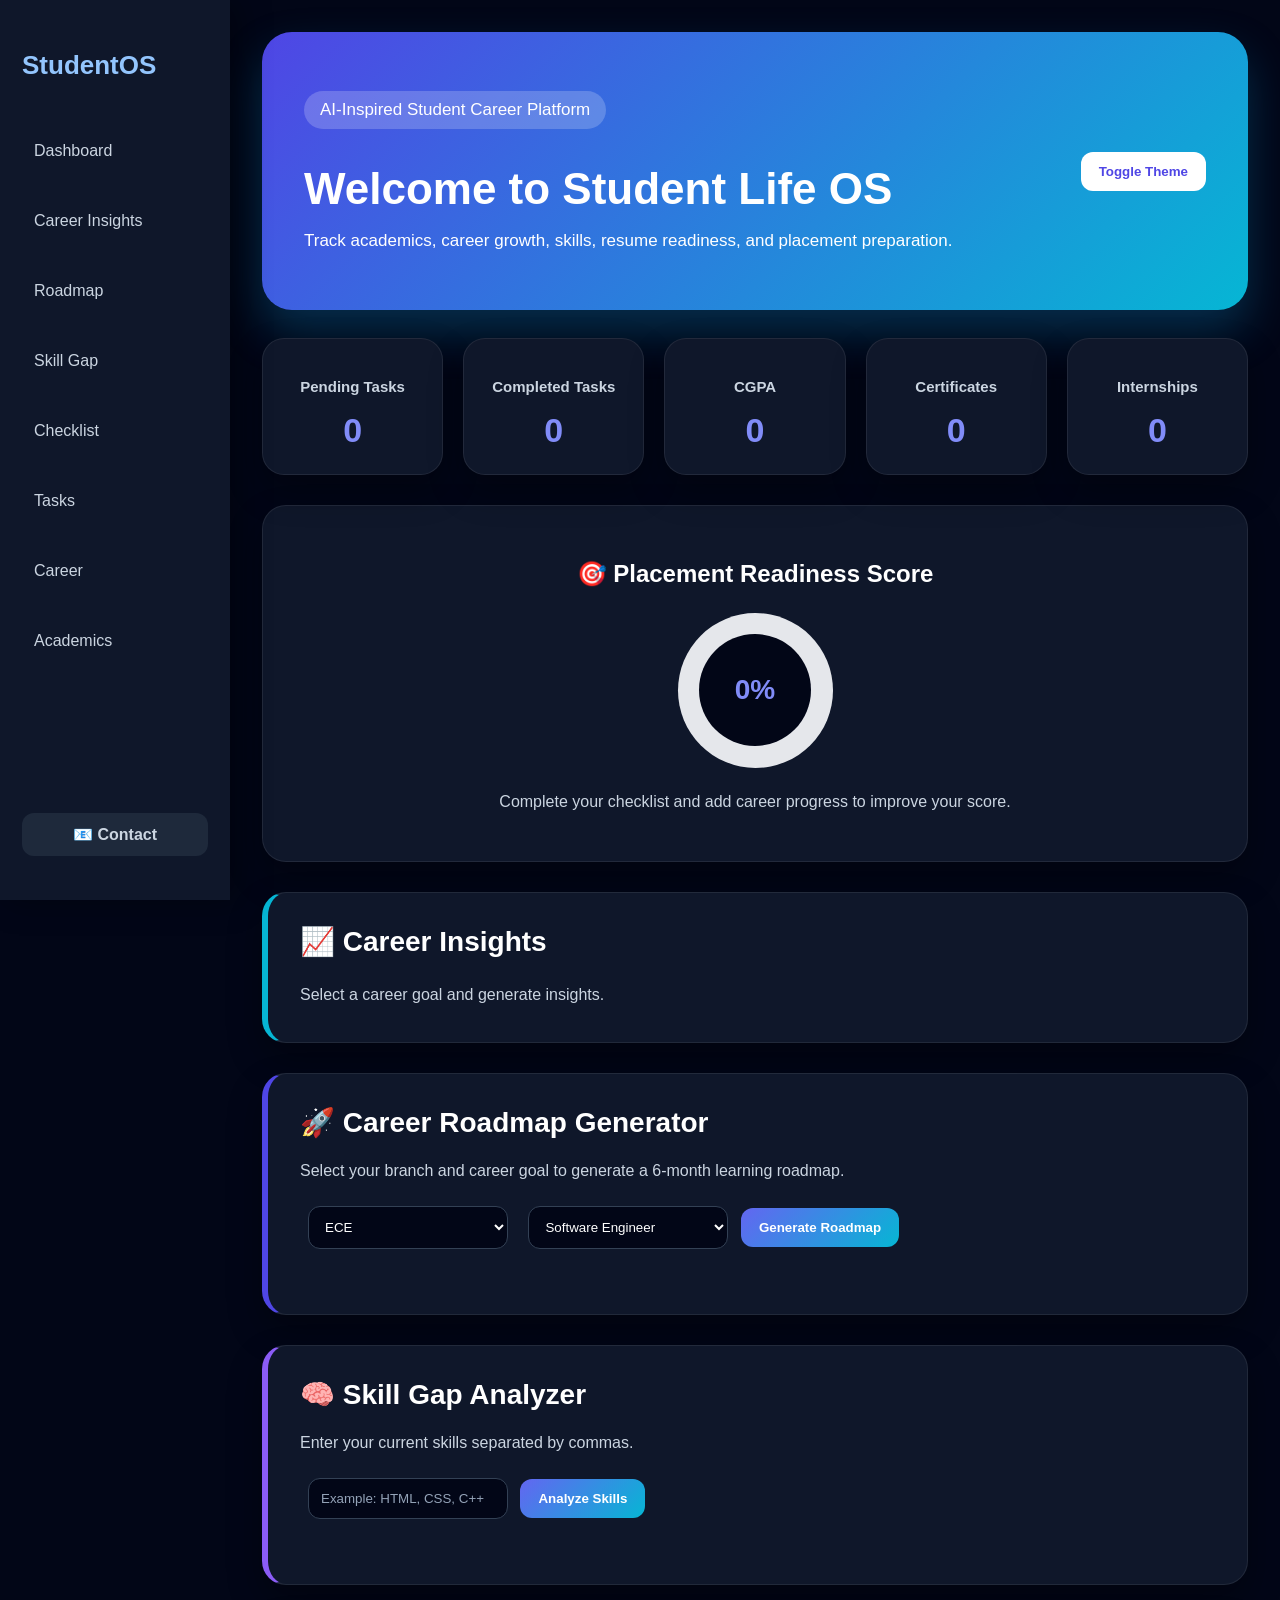
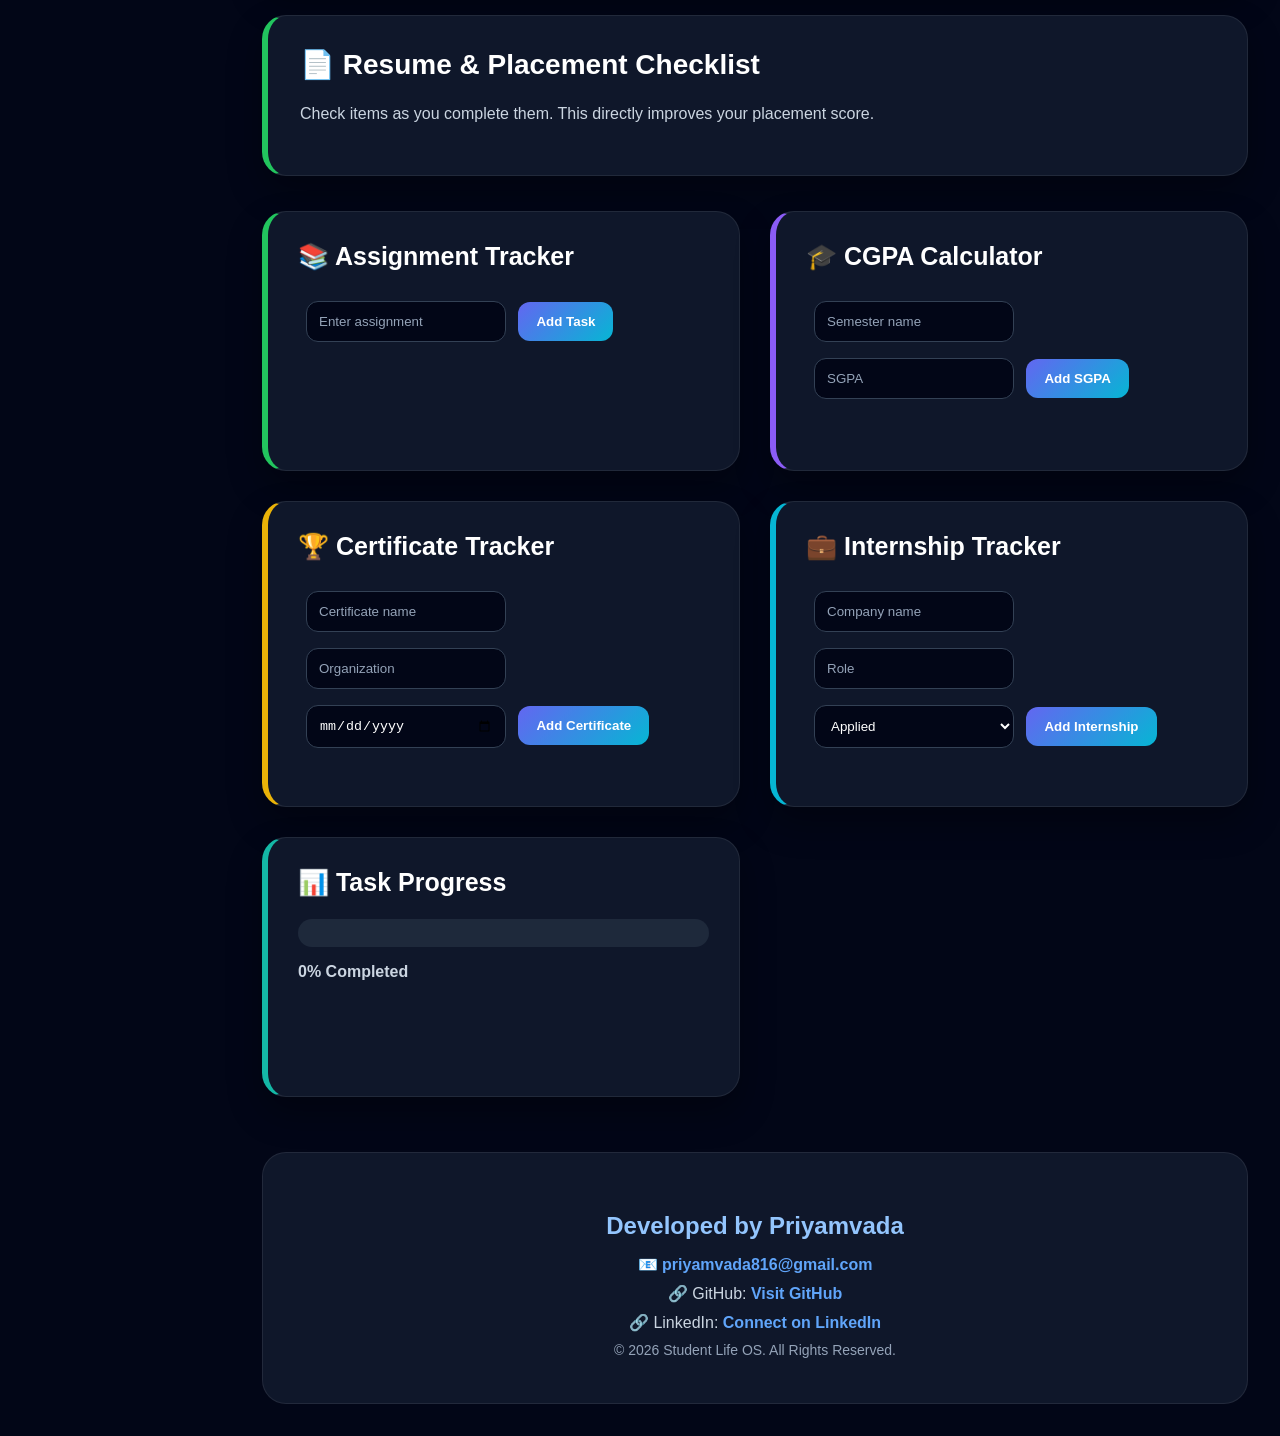
<file: Index.html>
<!DOCTYPE html>
<html>
<head>
    <meta charset="UTF-8">
    <title>Student Life OS</title>
    <link rel="stylesheet" href="style.css">
</head>
<body>

<div class="app">

    <aside class="sidebar">
        <h2>StudentOS</h2>

        <a href="#dashboard">Dashboard</a>
        <a href="#careerInsights">Career Insights</a>
        <a href="#roadmap">Roadmap</a>
        <a href="#skills">Skill Gap</a>
        <a href="#checklist">Checklist</a>
        <a href="#tasks">Tasks</a>
        <a href="#career">Career</a>
        <a href="#academics">Academics</a>
        <a href="#contact" class="contact-link">📧 Contact</a>    </aside>

    <main class="main-content">

        <section class="hero" id="dashboard">
            <div>
                <p class="badge">AI-Inspired Student Career Platform</p>
                <h1>Welcome to Student Life OS</h1>
                <p>Track academics, career growth, skills, resume readiness, and placement preparation.</p>
            </div>
            <button onclick="toggleTheme()">Toggle Theme</button>
        </section>

        <section class="cards">
            <div class="card"><h3>Pending Tasks</h3><p id="pendingCount">0</p></div>
            <div class="card"><h3>Completed Tasks</h3><p id="completedCount">0</p></div>
            <div class="card"><h3>CGPA</h3><p id="cgpaResult">0</p></div>
            <div class="card"><h3>Certificates</h3><p id="certificateCount">0</p></div>
            <div class="card"><h3>Internships</h3><p id="internshipCount">0</p></div>
        </section>

        <section class="focus-card">
            <h2>🎯 Placement Readiness Score</h2>
            <div class="score-circle">
                <span id="readinessScore">0%</span>
            </div>
            <p id="readinessText">Complete your checklist and add career progress to improve your score.</p>
        </section>

        <section class="career-insights" id="careerInsights">
            <h2>📈 Career Insights</h2>
            <div id="careerInsightsText">Select a career goal and generate insights.</div>
        </section>

        <section class="roadmap-panel" id="roadmap">
            <h2>🚀 Career Roadmap Generator</h2>
            <p class="small-text">Select your branch and career goal to generate a 6-month learning roadmap.</p>

            <select id="branchSelect">
                <option value="ECE">ECE</option>
                <option value="CSE">CSE</option>
                <option value="IT">IT</option>
                <option value="EEE">EEE</option>
                <option value="ME">Mechanical</option>
            </select>

            <select id="goalSelect" onchange="updateCareerSystems()">
                <option value="software">Software Engineer</option>
                <option value="web">Web Developer</option>
                <option value="frontend">Frontend Developer</option>
                <option value="backend">Backend Developer</option>
                <option value="fullstack">Full Stack Developer</option>
                <option value="appdev">Android Developer</option>
                <option value="data">Data Analyst</option>
                <option value="datascientist">Data Scientist</option>
                <option value="ai">AI/ML Engineer</option>
                <option value="cyber">Cybersecurity Analyst</option>
                <option value="cloud">Cloud Engineer</option>
                <option value="devops">DevOps Engineer</option>
                <option value="uiux">UI/UX Designer</option>
                <option value="product">Product Manager</option>
                <option value="embedded">Embedded Systems Engineer</option>
                <option value="vlsi">VLSI Engineer</option>
                <option value="iot">IoT Engineer</option>
                <option value="business">Business Analyst</option>
                <option value="qa">QA/Test Engineer</option>
                <option value="network">Network Engineer</option>
                <option value="freelancer">Freelancer</option>
                <option value="higherstudies">Higher Studies / GATE / MS</option>
            </select>

            <button onclick="generateRoadmap()">Generate Roadmap</button>

            <div id="roadmapResult" class="roadmap-result"></div>
        </section>

        <section class="skill-panel" id="skills">
            <h2>🧠 Skill Gap Analyzer</h2>
            <p class="small-text">Enter your current skills separated by commas.</p>

            <input id="skillInput" type="text" placeholder="Example: HTML, CSS, C++">
            <button onclick="analyzeSkillGap()">Analyze Skills</button>

            <div id="skillResult" class="skill-result"></div>
        </section>

        <section class="checklist-panel" id="checklist">
            <h2>📄 Resume & Placement Checklist</h2>
            <p class="small-text">Check items as you complete them. This directly improves your placement score.</p>
            <div id="placementChecklist" class="checklist-box"></div>
        </section>

        <section class="grid">

            <div class="panel tracker-task" id="tasks">
                <h2>📚 Assignment Tracker</h2>
                <input id="taskInput" type="text" placeholder="Enter assignment">
                <button onclick="addTask()">Add Task</button>
                <ul id="taskList"></ul>
            </div>

            <div class="panel tracker-cgpa" id="academics">
                <h2>🎓 CGPA Calculator</h2>
                <input id="semesterName" type="text" placeholder="Semester name">
                <input id="sgpaInput" type="number" step="0.01" placeholder="SGPA">
                <button onclick="addSGPA()">Add SGPA</button>
                <ul id="sgpaList"></ul>
            </div>

            <div class="panel tracker-certificate" id="career">
                <h2>🏆 Certificate Tracker</h2>
                <input id="certificateName" type="text" placeholder="Certificate name">
                <input id="certificateOrg" type="text" placeholder="Organization">
                <input id="certificateDate" type="date">
                <button onclick="addCertificate()">Add Certificate</button>
                <ul id="certificateList"></ul>
            </div>

            <div class="panel tracker-internship">
                <h2>💼 Internship Tracker</h2>
                <input id="companyName" type="text" placeholder="Company name">
                <input id="internshipRole" type="text" placeholder="Role">
                <select id="internshipStatus">
                    <option value="Applied">Applied</option>
                    <option value="Interview">Interview</option>
                    <option value="Selected">Selected</option>
                    <option value="Rejected">Rejected</option>
                </select>
                <button onclick="addInternship()">Add Internship</button>
                <ul id="internshipList"></ul>
            </div>

            <div class="panel tracker-progress">
                <h2>📊 Task Progress</h2>
                <div class="progress-container">
                    <div id="progressBar"></div>
                </div>
                <p id="progressText">0% Completed</p>
            </div>

        </section>

        <footer class="footer" id="contact">
            <h3>Developed by Priyamvada</h3>

            <p>
                📧 <a href="mailto:priyamvada816@gmail.com">priyamvada816@gmail.com</a>
            </p>

            <p>
                🔗 GitHub:
                <a href="https://github.com/priyamvada816-bot" target="_blank">Visit GitHub</a>
            </p>

            <p>
                🔗 LinkedIn:
                <a href="https://www.linkedin.com/in/priyamvada-45b621413" target="_blank">Connect on LinkedIn</a>
            </p>

            <p class="copyright">© 2026 Student Life OS. All Rights Reserved.</p>
        </footer>

    </main>

</div>

<script src="script.js"></script>
</body>
</html>
</file>
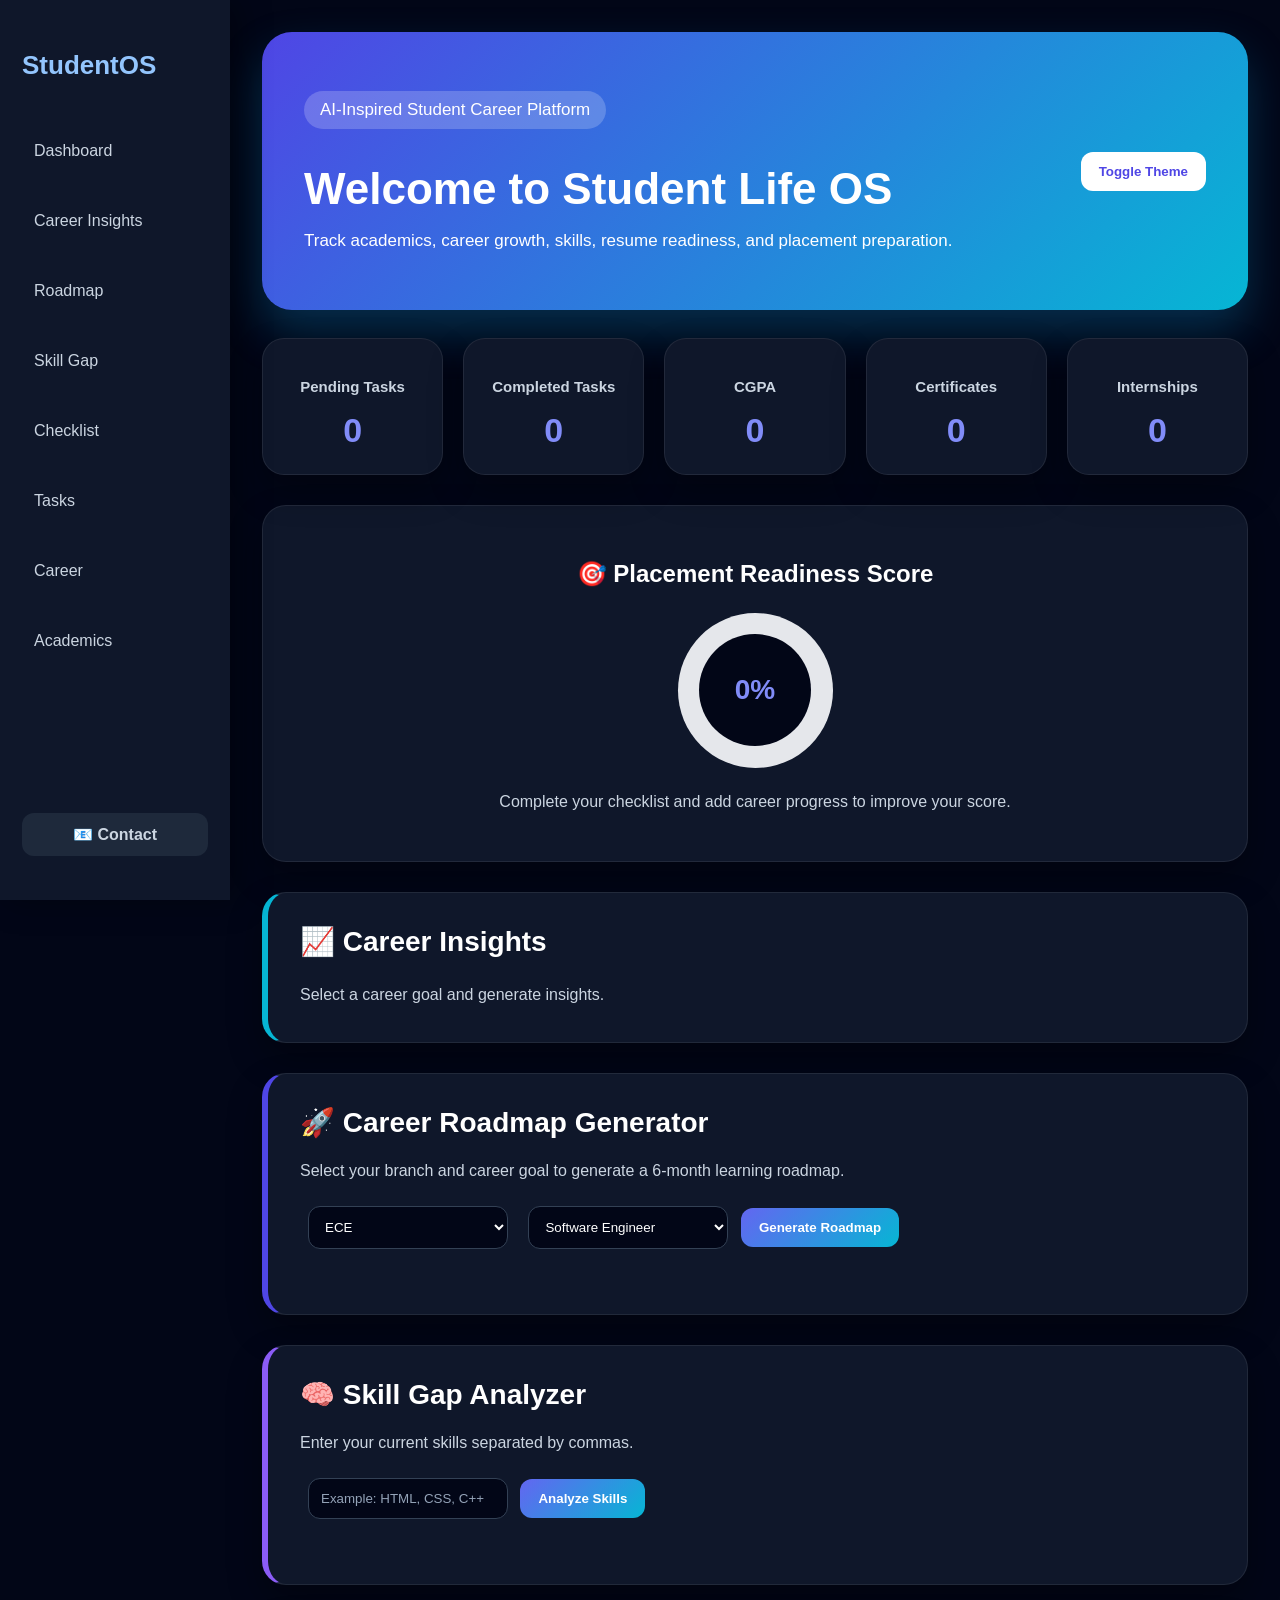
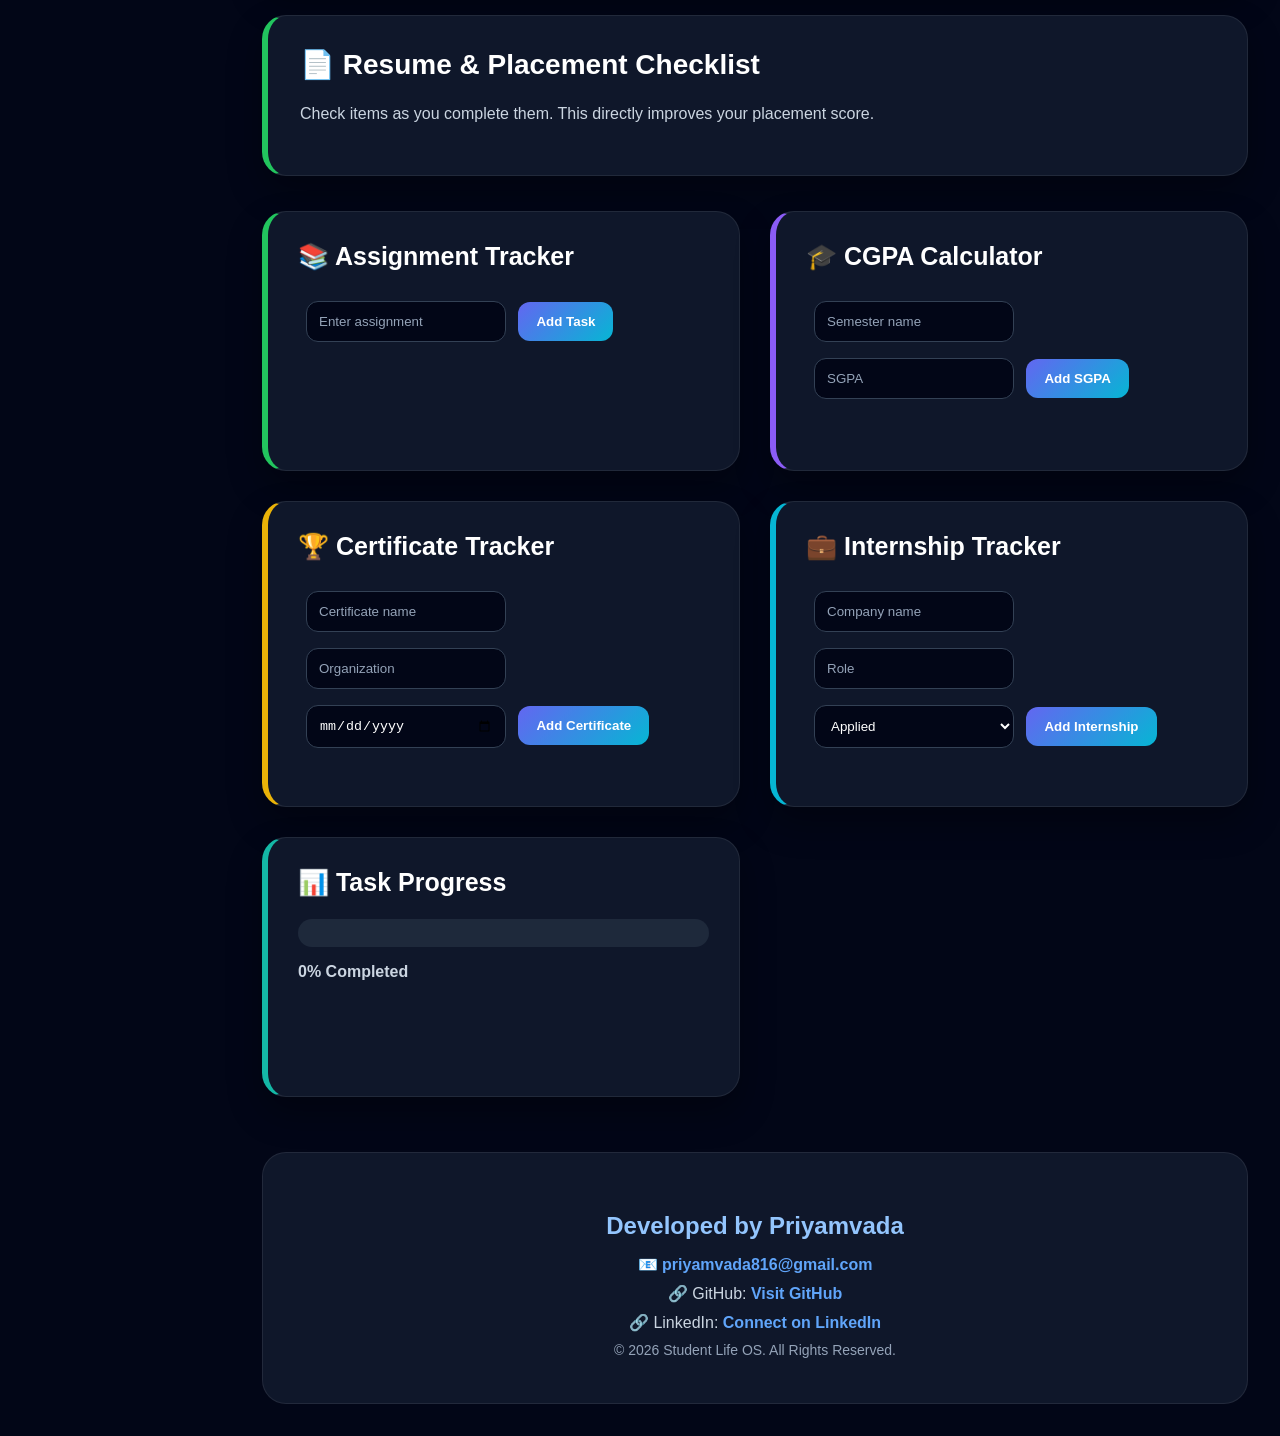
<file: index.html>
<!DOCTYPE html>
<html>
<head>
    <meta charset="UTF-8">
    <title>Student Life OS</title>
    <link rel="stylesheet" href="style.css">
</head>
<body>

<div class="app">

    <aside class="sidebar">
        <h2>StudentOS</h2>

        <a href="#dashboard">Dashboard</a>
        <a href="#careerInsights">Career Insights</a>
        <a href="#roadmap">Roadmap</a>
        <a href="#skills">Skill Gap</a>
        <a href="#checklist">Checklist</a>
        <a href="#tasks">Tasks</a>
        <a href="#career">Career</a>
        <a href="#academics">Academics</a>
        <a href="#contact" class="contact-link">📧 Contact</a>    </aside>

    <main class="main-content">

        <section class="hero" id="dashboard">
            <div>
                <p class="badge">AI-Inspired Student Career Platform</p>
                <h1>Welcome to Student Life OS</h1>
                <p>Track academics, career growth, skills, resume readiness, and placement preparation.</p>
            </div>
            <button onclick="toggleTheme()">Toggle Theme</button>
        </section>

        <section class="cards">
            <div class="card"><h3>Pending Tasks</h3><p id="pendingCount">0</p></div>
            <div class="card"><h3>Completed Tasks</h3><p id="completedCount">0</p></div>
            <div class="card"><h3>CGPA</h3><p id="cgpaResult">0</p></div>
            <div class="card"><h3>Certificates</h3><p id="certificateCount">0</p></div>
            <div class="card"><h3>Internships</h3><p id="internshipCount">0</p></div>
        </section>

        <section class="focus-card">
            <h2>🎯 Placement Readiness Score</h2>
            <div class="score-circle">
                <span id="readinessScore">0%</span>
            </div>
            <p id="readinessText">Complete your checklist and add career progress to improve your score.</p>
        </section>

        <section class="career-insights" id="careerInsights">
            <h2>📈 Career Insights</h2>
            <div id="careerInsightsText">Select a career goal and generate insights.</div>
        </section>

        <section class="roadmap-panel" id="roadmap">
            <h2>🚀 Career Roadmap Generator</h2>
            <p class="small-text">Select your branch and career goal to generate a 6-month learning roadmap.</p>

            <select id="branchSelect">
                <option value="ECE">ECE</option>
                <option value="CSE">CSE</option>
                <option value="IT">IT</option>
                <option value="EEE">EEE</option>
                <option value="ME">Mechanical</option>
            </select>

            <select id="goalSelect" onchange="updateCareerSystems()">
                <option value="software">Software Engineer</option>
                <option value="web">Web Developer</option>
                <option value="frontend">Frontend Developer</option>
                <option value="backend">Backend Developer</option>
                <option value="fullstack">Full Stack Developer</option>
                <option value="appdev">Android Developer</option>
                <option value="data">Data Analyst</option>
                <option value="datascientist">Data Scientist</option>
                <option value="ai">AI/ML Engineer</option>
                <option value="cyber">Cybersecurity Analyst</option>
                <option value="cloud">Cloud Engineer</option>
                <option value="devops">DevOps Engineer</option>
                <option value="uiux">UI/UX Designer</option>
                <option value="product">Product Manager</option>
                <option value="embedded">Embedded Systems Engineer</option>
                <option value="vlsi">VLSI Engineer</option>
                <option value="iot">IoT Engineer</option>
                <option value="business">Business Analyst</option>
                <option value="qa">QA/Test Engineer</option>
                <option value="network">Network Engineer</option>
                <option value="freelancer">Freelancer</option>
                <option value="higherstudies">Higher Studies / GATE / MS</option>
            </select>

            <button onclick="generateRoadmap()">Generate Roadmap</button>

            <div id="roadmapResult" class="roadmap-result"></div>
        </section>

        <section class="skill-panel" id="skills">
            <h2>🧠 Skill Gap Analyzer</h2>
            <p class="small-text">Enter your current skills separated by commas.</p>

            <input id="skillInput" type="text" placeholder="Example: HTML, CSS, C++">
            <button onclick="analyzeSkillGap()">Analyze Skills</button>

            <div id="skillResult" class="skill-result"></div>
        </section>

        <section class="checklist-panel" id="checklist">
            <h2>📄 Resume & Placement Checklist</h2>
            <p class="small-text">Check items as you complete them. This directly improves your placement score.</p>
            <div id="placementChecklist" class="checklist-box"></div>
        </section>

        <section class="grid">

            <div class="panel tracker-task" id="tasks">
                <h2>📚 Assignment Tracker</h2>
                <input id="taskInput" type="text" placeholder="Enter assignment">
                <button onclick="addTask()">Add Task</button>
                <ul id="taskList"></ul>
            </div>

            <div class="panel tracker-cgpa" id="academics">
                <h2>🎓 CGPA Calculator</h2>
                <input id="semesterName" type="text" placeholder="Semester name">
                <input id="sgpaInput" type="number" step="0.01" placeholder="SGPA">
                <button onclick="addSGPA()">Add SGPA</button>
                <ul id="sgpaList"></ul>
            </div>

            <div class="panel tracker-certificate" id="career">
                <h2>🏆 Certificate Tracker</h2>
                <input id="certificateName" type="text" placeholder="Certificate name">
                <input id="certificateOrg" type="text" placeholder="Organization">
                <input id="certificateDate" type="date">
                <button onclick="addCertificate()">Add Certificate</button>
                <ul id="certificateList"></ul>
            </div>

            <div class="panel tracker-internship">
                <h2>💼 Internship Tracker</h2>
                <input id="companyName" type="text" placeholder="Company name">
                <input id="internshipRole" type="text" placeholder="Role">
                <select id="internshipStatus">
                    <option value="Applied">Applied</option>
                    <option value="Interview">Interview</option>
                    <option value="Selected">Selected</option>
                    <option value="Rejected">Rejected</option>
                </select>
                <button onclick="addInternship()">Add Internship</button>
                <ul id="internshipList"></ul>
            </div>

            <div class="panel tracker-progress">
                <h2>📊 Task Progress</h2>
                <div class="progress-container">
                    <div id="progressBar"></div>
                </div>
                <p id="progressText">0% Completed</p>
            </div>

        </section>

        <footer class="footer" id="contact">
            <h3>Developed by Priyamvada</h3>

            <p>
                📧 <a href="mailto:priyamvada816@gmail.com">priyamvada816@gmail.com</a>
            </p>

            <p>
                🔗 GitHub:
                <a href="https://github.com/priyamvada816-bot" target="_blank">Visit GitHub</a>
            </p>

            <p>
                🔗 LinkedIn:
                <a href="https://www.linkedin.com/in/priyamvada-45b621413" target="_blank">Connect on LinkedIn</a>
            </p>

            <p class="copyright">© 2026 Student Life OS. All Rights Reserved.</p>
        </footer>

    </main>

</div>

<script src="script.js"></script>
</body>
</html>
</file>
<file: style.css>
* {
    box-sizing: border-box;
}

html {
    scroll-behavior: smooth;
}

body {
    margin: 0;
    font-family: "Segoe UI", Arial, sans-serif;
    background: #020617;
    color: white;
}

.app {
    display: flex;
}

.sidebar {
    width: 230px;
    min-height: 100vh;
    background: #0f172a;
    color: white;
    padding: 28px 22px;
    position: fixed;
    left: 0;
    top: 0;
    box-shadow: 8px 0 30px rgba(0,0,0,0.35);
}

.sidebar h2 {
    color: #93c5fd;
    margin-bottom: 35px;
    font-size: 26px;
}

.sidebar a {
    display: block;
    color: #cbd5e1;
    text-decoration: none;
    margin: 14px 0;
    padding: 12px;
    border-radius: 12px;
    font-size: 16px;
}

.sidebar a:hover {
    background: #1e293b;
    color: white;
}

.main-content {
    margin-left: 230px;
    padding: 32px;
    width: calc(100% - 230px);
}

.hero {
    background: linear-gradient(135deg, #4f46e5, #06b6d4);
    color: white;
    padding: 42px;
    border-radius: 30px;
    display: flex;
    justify-content: space-between;
    align-items: center;
    box-shadow: 0 22px 45px rgba(14,165,233,0.25);
    margin-bottom: 28px;
}

.badge {
    background: rgba(255,255,255,0.2);
    display: inline-block;
    padding: 9px 16px;
    border-radius: 30px;
    font-size: 14px;
}

.hero h1 {
    font-size: 44px;
    margin: 18px 0 12px;
}

.hero p {
    font-size: 17px;
}

button {
    border: none;
    background: linear-gradient(135deg, #6366f1, #06b6d4);
    color: white;
    padding: 12px 18px;
    border-radius: 12px;
    cursor: pointer;
    font-weight: 700;
}

button:hover {
    opacity: 0.9;
}

.hero button {
    background: white;
    color: #4f46e5;
}

.cards {
    display: grid;
    grid-template-columns: repeat(auto-fit, minmax(160px, 1fr));
    gap: 20px;
    margin: 28px 0;
}

.card {
    background: #0f172a;
    border-radius: 22px;
    padding: 24px;
    text-align: center;
    box-shadow: 0 16px 35px rgba(0,0,0,0.32);
    border: 1px solid rgba(255,255,255,0.08);
    transition: 0.3s;
}

.card:hover {
    transform: translateY(-6px);
}

.card h3 {
    color: #cbd5e1;
    font-size: 15px;
    margin-bottom: 16px;
}

.card p {
    color: #818cf8;
    font-size: 34px;
    font-weight: 800;
    margin: 0;
}

.focus-card,
.career-insights,
.roadmap-panel,
.skill-panel,
.checklist-panel,
.panel {
    background: #0f172a;
    border-radius: 24px;
    box-shadow: 0 16px 35px rgba(0,0,0,0.32);
    border: 1px solid rgba(255,255,255,0.08);
}

.focus-card {
    padding: 34px;
    text-align: center;
    margin: 30px 0;
}

.score-circle {
    width: 155px;
    height: 155px;
    border-radius: 50%;
    margin: 25px auto;
    background: conic-gradient(#6366f1 0deg, #e5e7eb 0deg);
    display: flex;
    align-items: center;
    justify-content: center;
}

.score-circle span {
    background: #020617;
    width: 112px;
    height: 112px;
    border-radius: 50%;
    display: flex;
    align-items: center;
    justify-content: center;
    color: #818cf8;
    font-size: 28px;
    font-weight: 800;
}

#readinessText {
    color: #cbd5e1;
}

.career-insights,
.roadmap-panel,
.skill-panel,
.checklist-panel {
    color: white;
    padding: 32px;
    margin: 30px 0;
}

.career-insights {
    border-left: 6px solid #06b6d4;
}

.roadmap-panel {
    border-left: 6px solid #4f46e5;
}

.skill-panel {
    border-left: 6px solid #8b5cf6;
}

.checklist-panel {
    border-left: 6px solid #22c55e;
}

.career-insights h2,
.roadmap-panel h2,
.skill-panel h2,
.checklist-panel h2 {
    margin-top: 0;
    font-size: 28px;
}

.small-text {
    color: #cbd5e1;
    font-size: 16px;
    margin-bottom: 18px;
}

#careerInsightsText {
    line-height: 1.8;
    color: #cbd5e1;
    font-size: 16px;
}

input,
select {
    padding: 12px;
    margin: 8px;
    border-radius: 12px;
    border: 1px solid #334155;
    background: #020617;
    color: white;
    width: 200px;
}

input::placeholder {
    color: #94a3b8;
}

input:focus,
select:focus {
    outline: none;
    border-color: #60a5fa;
    box-shadow: 0 0 0 3px rgba(96,165,250,0.18);
}

.roadmap-result,
.skill-result {
    margin-top: 25px;
    display: grid;
    grid-template-columns: repeat(auto-fit, minmax(230px, 1fr));
    gap: 18px;
}

.month-card,
.skill-card {
    background: #1e293b;
    padding: 20px;
    border-radius: 18px;
    border-left: 5px solid #6366f1;
}

.month-card h3,
.skill-card h3 {
    margin-top: 0;
    color: #93c5fd;
}

.month-card p,
.skill-card p {
    color: #e2e8f0;
}

.checklist-box {
    margin-top: 20px;
}

.checklist-item {
    background: #1e293b;
    padding: 15px;
    margin-bottom: 12px;
    border-radius: 12px;
    display: flex;
    align-items: center;
    gap: 12px;
}

.checklist-item input[type="checkbox"] {
    width: 18px;
    height: 18px;
    accent-color: #22c55e;
}

.checklist-item label {
    color: #e2e8f0;
    cursor: pointer;
}

.grid {
    display: grid;
    grid-template-columns: repeat(2, minmax(320px, 1fr));
    gap: 30px;
    margin-top: 35px;
    align-items: start;
}

.panel {
    padding: 30px;
    color: white;
    transition: 0.3s;
    min-height: 260px;
}

.panel:hover {
    transform: translateY(-5px);
}

.panel h2 {
    font-size: 25px;
    margin-top: 0;
    margin-bottom: 22px;
}

.tracker-task {
    border-left: 6px solid #22c55e;
}

.tracker-exam {
    border-left: 6px solid #f97316;
}

.tracker-cgpa {
    border-left: 6px solid #8b5cf6;
}

.tracker-certificate {
    border-left: 6px solid #eab308;
}

.tracker-internship {
    border-left: 6px solid #06b6d4;
}

.tracker-progress {
    border-left: 6px solid #14b8a6;
}

ul {
    list-style: none;
    padding: 0;
    margin-top: 20px;
}

li {
    background: rgba(255,255,255,0.08);
    margin: 12px 0;
    padding: 13px;
    border-radius: 12px;
    color: #e5e7eb;
}

li button {
    background: #dc2626;
    margin-left: 8px;
    padding: 7px 10px;
}

.progress-container {
    height: 28px;
    background: #1e293b;
    border-radius: 30px;
    overflow: hidden;
}

#progressBar {
    height: 100%;
    width: 0%;
    background: linear-gradient(135deg, #22c55e, #14b8a6);
    transition: width 0.4s;
}

#progressText {
    color: #cbd5e1;
    font-weight: 600;
}

.footer {
    margin-top: 55px;
    padding: 35px;
    text-align: center;
    background: #0f172a;
    border-radius: 24px;
    border: 1px solid rgba(255,255,255,0.08);
    color: #cbd5e1;
}

.footer h3 {
    color: #93c5fd;
    font-size: 24px;
    margin-bottom: 15px;
}

.footer p {
    margin: 10px 0;
}

.footer a {
    color: #60a5fa;
    text-decoration: none;
    font-weight: 700;
}

.footer a:hover {
    text-decoration: underline;
}

.copyright {
    margin-top: 18px;
    color: #94a3b8;
    font-size: 14px;
}

/* LIGHT THEME */

body.light-mode {
    background: #f8fafc;
    color: #0f172a;
}

body.light-mode .sidebar {
    background: #e2e8f0;
    color: #0f172a;
}

body.light-mode .sidebar h2 {
    color: #2563eb;
}

body.light-mode .sidebar a {
    color: #0f172a;
}

body.light-mode .sidebar a:hover {
    background: #cbd5e1;
}

body.light-mode .card,
body.light-mode .focus-card,
body.light-mode .career-insights,
body.light-mode .roadmap-panel,
body.light-mode .skill-panel,
body.light-mode .checklist-panel,
body.light-mode .panel,
body.light-mode .footer {
    background: white;
    color: #0f172a;
}

body.light-mode .card h3,
body.light-mode .small-text,
body.light-mode #careerInsightsText,
body.light-mode #readinessText,
body.light-mode #progressText {
    color: #475569;
}

body.light-mode .month-card,
body.light-mode .skill-card,
body.light-mode .checklist-item,
body.light-mode li {
    background: #e2e8f0;
    color: #0f172a;
}

body.light-mode .month-card p,
body.light-mode .skill-card p,
body.light-mode .checklist-item label {
    color: #0f172a;
}

body.light-mode input,
body.light-mode select {
    background: white;
    color: #0f172a;
    border: 1px solid #94a3b8;
}

body.light-mode .score-circle span {
    background: white;
}

body.light-mode .progress-container {
    background: #cbd5e1;
}

@media screen and (max-width: 1000px) {
    .grid {
        grid-template-columns: 1fr;
    }
}

@media screen and (max-width: 900px) {
    .sidebar {
        display: none;
    }

    .main-content {
        margin-left: 0;
        width: 100%;
        padding: 20px;
    }

    .hero {
        flex-direction: column;
        text-align: center;
    }

    input,
    select {
        width: 90%;
    }
}
.sidebar {
    width: 230px;
    min-height: 100vh;
    display: flex;
    flex-direction: column;
}

.sidebar a[href="#contact"] {
    margin-top: auto;
    background: #1e293b;
    border-radius: 12px;
    padding: 12px;
}
.sidebar {
    height: 100vh;
    overflow-y: auto;
    padding-bottom: 30px;
}

.contact-link {
    margin-top: 25px;
    background: #1e293b;
    border-radius: 12px;
    text-align: center;
    font-weight: 600;
}
</file>
